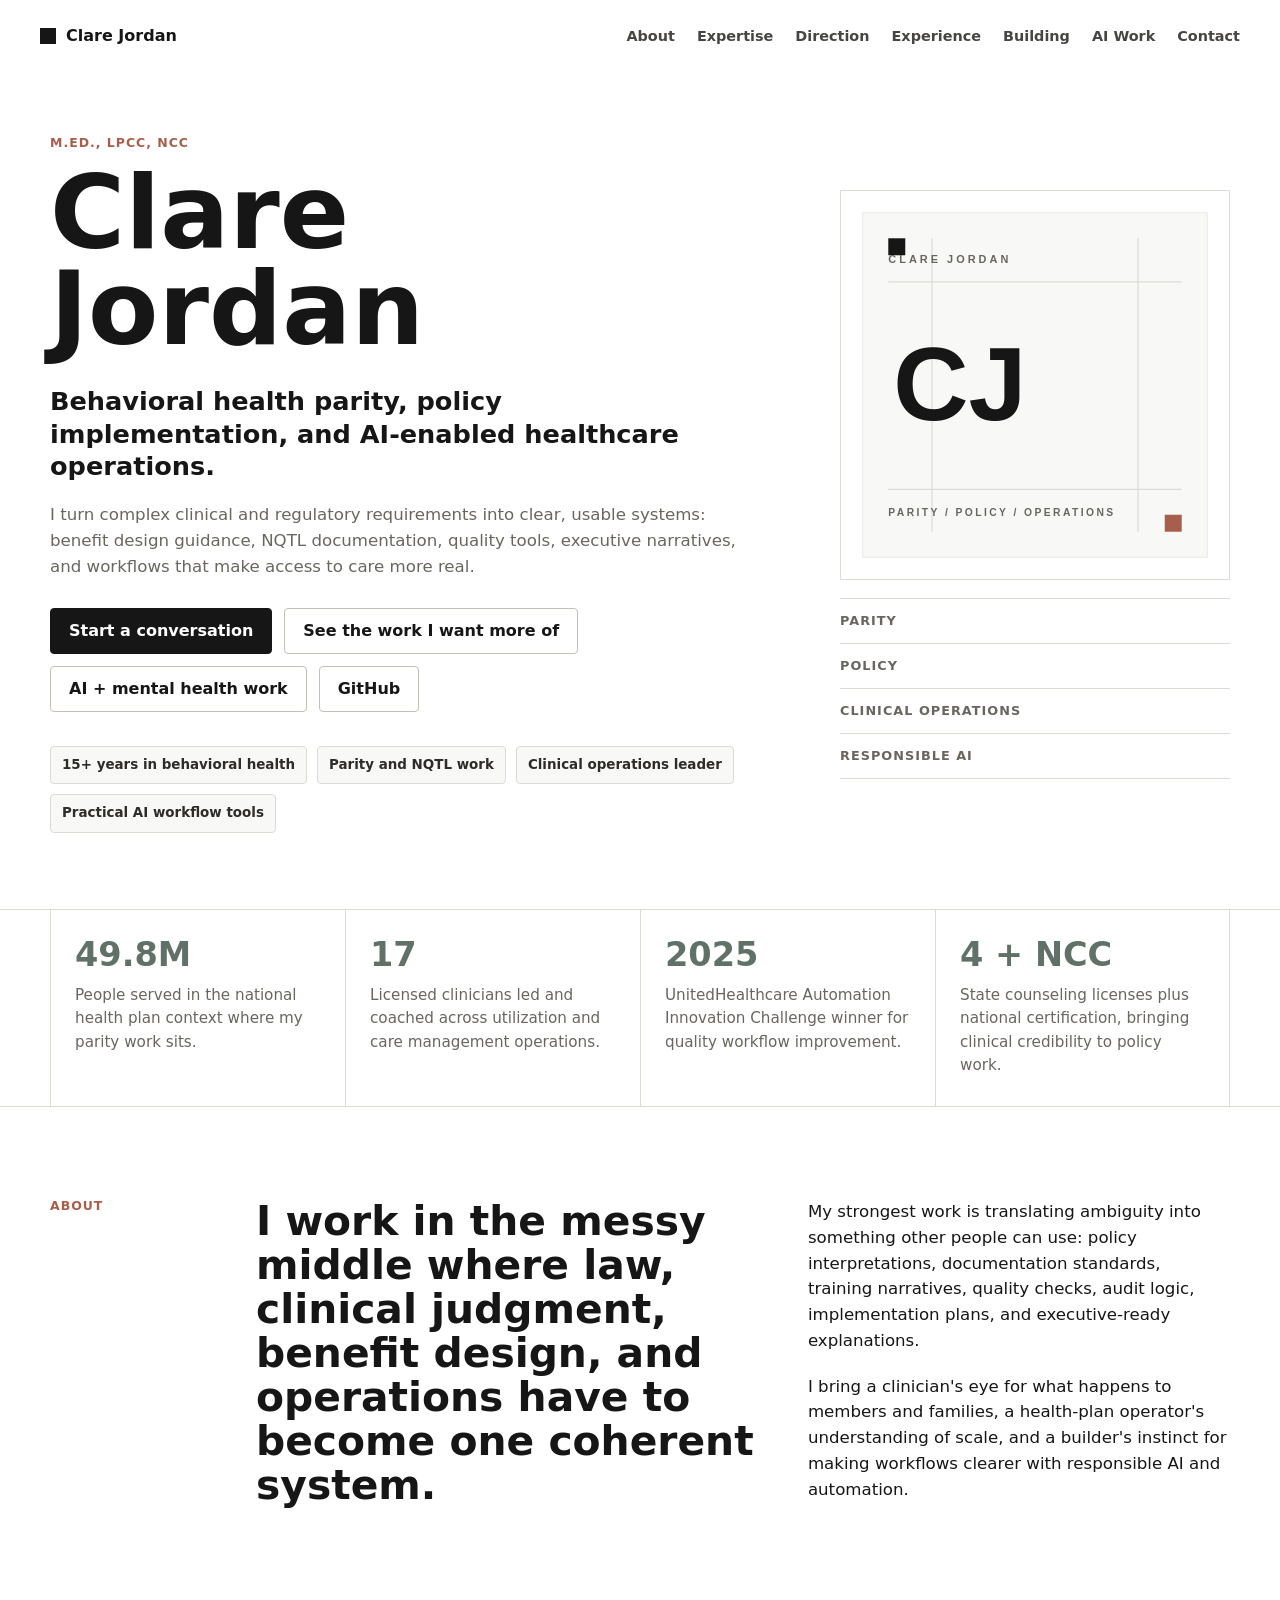
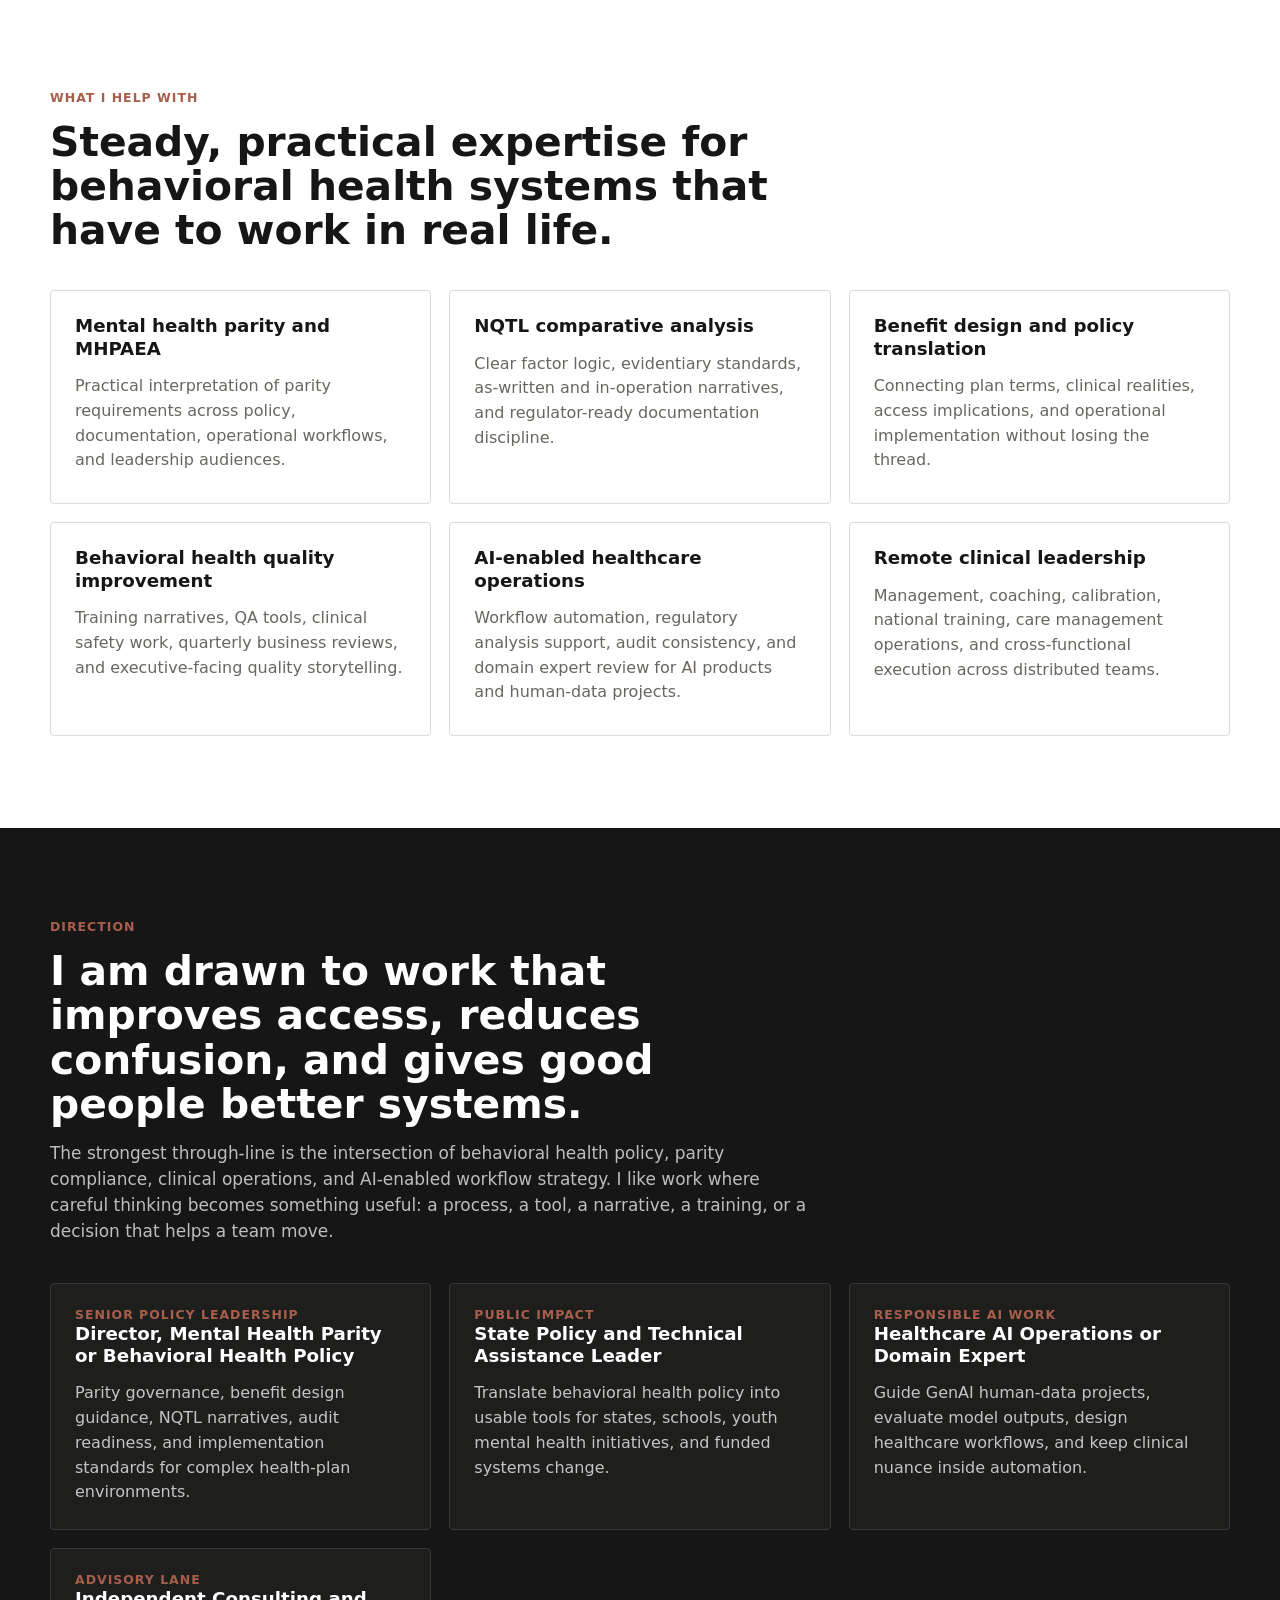
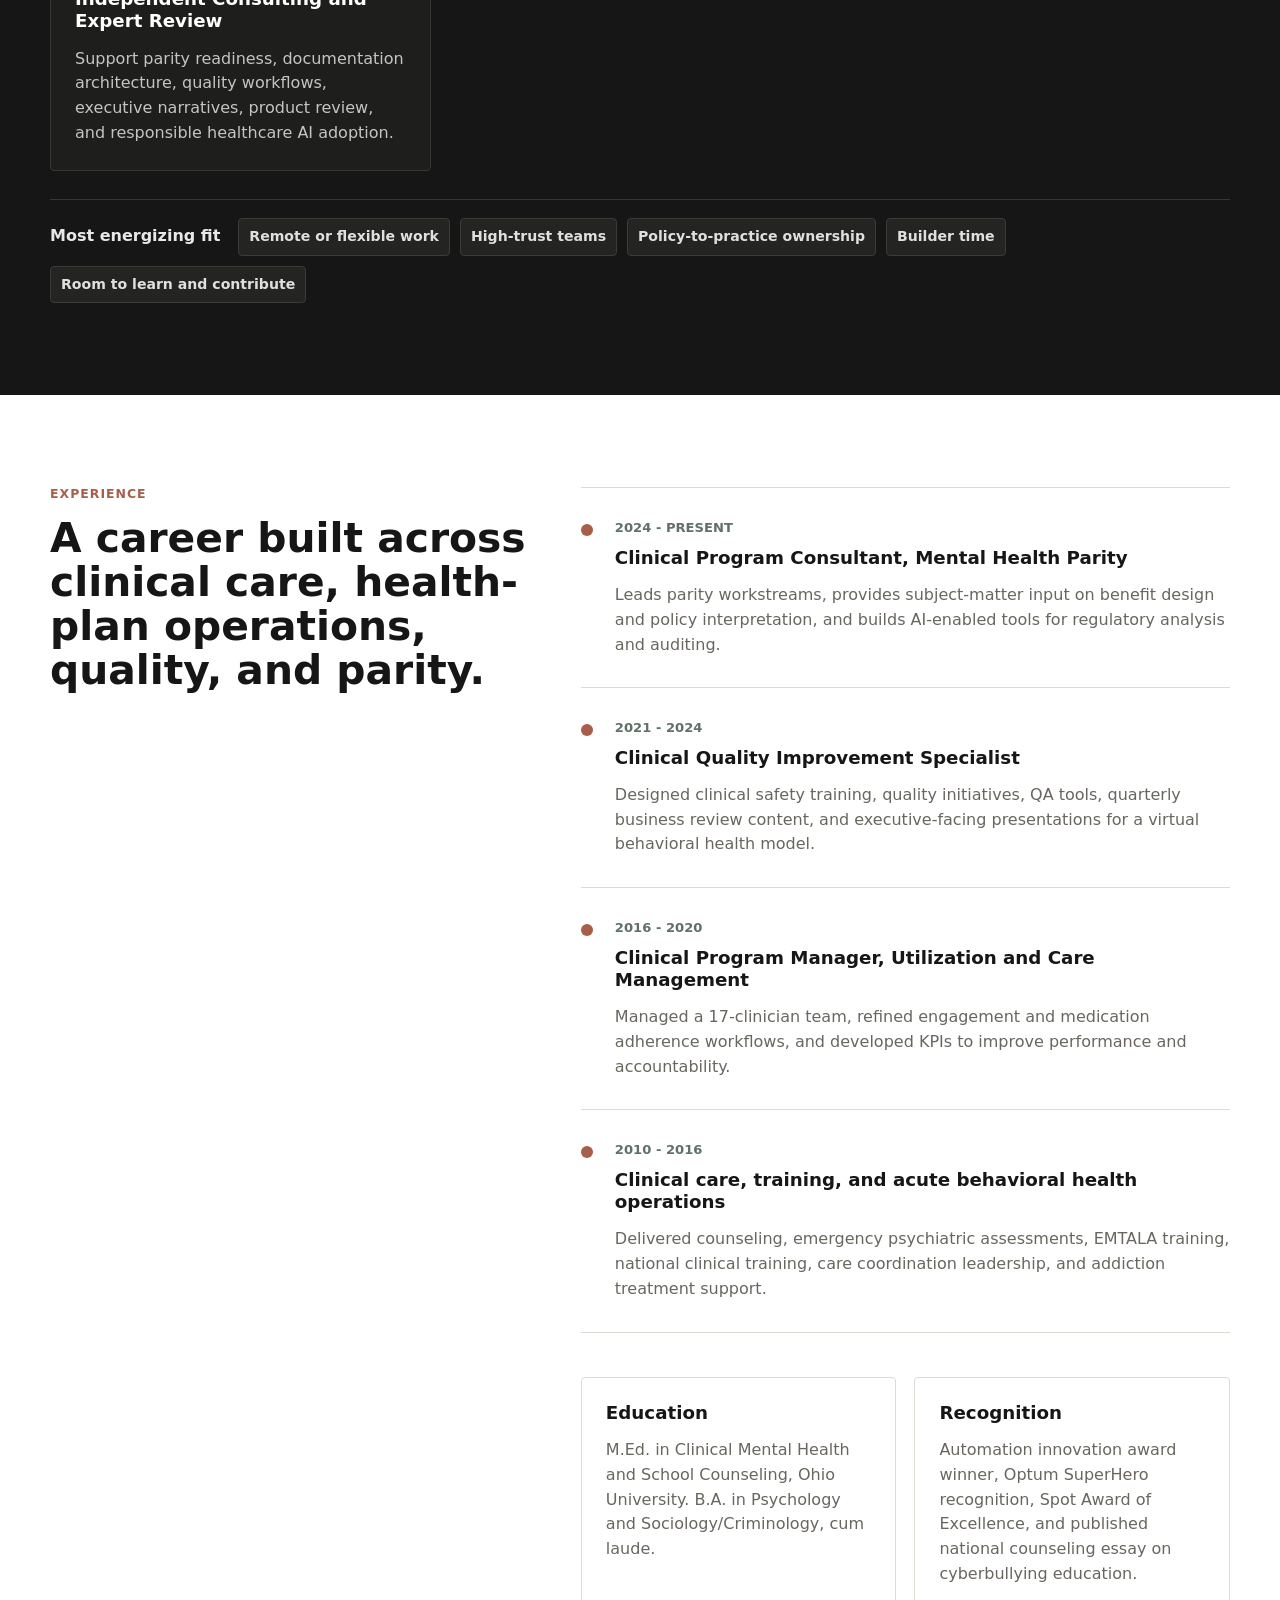
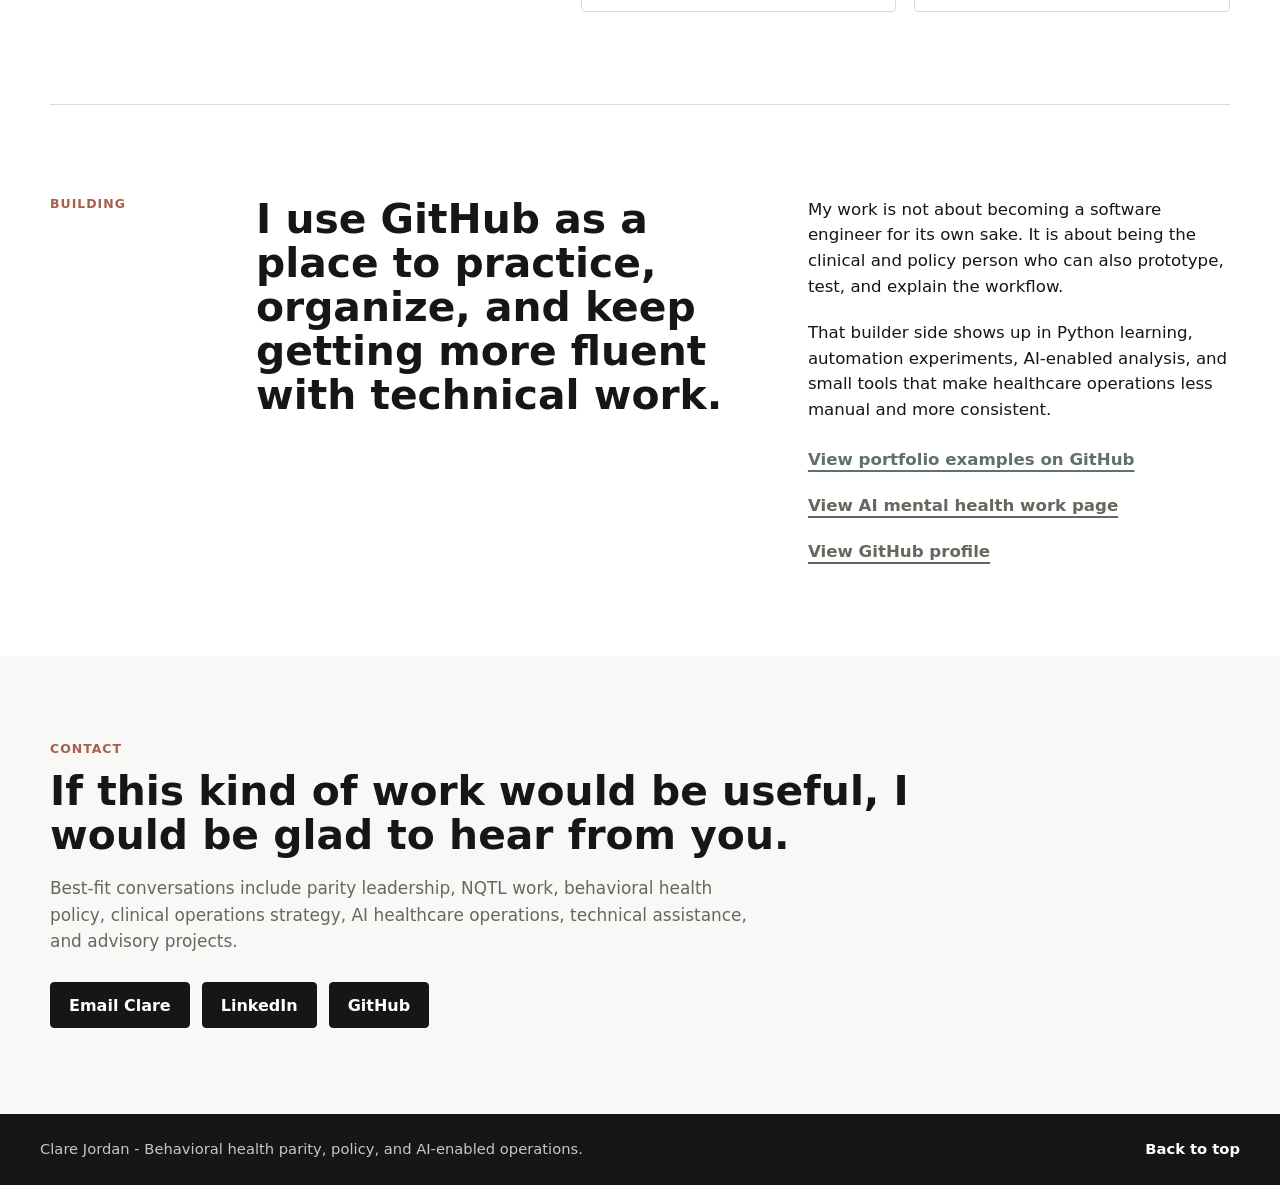
<file: professional-website/index.html>
<!doctype html>
<html lang="en">
  <head>
    <meta charset="utf-8" />
    <meta name="viewport" content="width=device-width, initial-scale=1" />
    <title>Clare Jordan | Behavioral Health Parity, Policy, and AI Operations</title>
    <meta
      name="description"
      content="Clare Jordan is a behavioral health policy and clinical operations leader specializing in mental health parity, NQTL analysis, benefit design, quality improvement, and AI-enabled healthcare workflow improvement."
    />
    <meta name="theme-color" content="#ffffff" />
    <meta property="og:title" content="Clare Jordan" />
    <meta
      property="og:description"
      content="Behavioral health parity, policy implementation, and AI-enabled healthcare operations."
    />
    <meta property="og:type" content="website" />
    <meta property="og:image" content="assets/brand-card.svg" />
    <link rel="stylesheet" href="styles.css?v=2" />
  </head>
  <body>
    <a class="skip-link" href="#main">Skip to content</a>

    <header class="site-header" data-header>
      <a class="brand" href="#top" aria-label="Clare Jordan home">Clare Jordan</a>
      <button class="nav-toggle" type="button" aria-expanded="false" aria-controls="site-nav" aria-label="Open navigation">
        <span></span>
        <span></span>
        <span></span>
      </button>
      <nav class="site-nav" id="site-nav" aria-label="Primary navigation">
        <a href="#about">About</a>
        <a href="#expertise">Expertise</a>
        <a href="#direction">Direction</a>
        <a href="#experience">Experience</a>
        <a href="#building">Building</a>
        <a href="ai-mental-health-proof.html">AI Work</a>
        <a href="#contact">Contact</a>
      </nav>
    </header>

    <main id="main">
      <section class="hero" id="top">
        <div class="hero-content">
          <p class="eyebrow">M.Ed., LPCC, NCC</p>
          <h1>Clare Jordan</h1>
          <p class="hero-lede">
            Behavioral health parity, policy implementation, and AI-enabled healthcare operations.
          </p>
          <p class="hero-copy">
            I turn complex clinical and regulatory requirements into clear, usable systems:
            benefit design guidance, NQTL documentation, quality tools, executive narratives,
            and workflows that make access to care more real.
          </p>
          <div class="hero-actions" aria-label="Primary actions">
            <a class="button primary" href="mailto:clare.l.jordan@gmail.com?subject=Opportunity%20for%20Clare%20Jordan">Start a conversation</a>
            <a class="button secondary" href="#direction">See the work I want more of</a>
            <a class="button secondary" href="ai-mental-health-proof.html">AI + mental health work</a>
            <a class="button secondary icon-link" href="https://github.com/clarejordan" rel="noreferrer">GitHub</a>
          </div>
          <ul class="hero-tags" aria-label="Professional highlights">
            <li>15+ years in behavioral health</li>
            <li>Parity and NQTL work</li>
            <li>Clinical operations leader</li>
            <li>Practical AI workflow tools</li>
          </ul>
        </div>
        <div class="hero-visual" aria-hidden="true">
          <img src="assets/clare-jordan-mark.svg" alt="" />
          <div class="brand-lines">
            <span>Parity</span>
            <span>Policy</span>
            <span>Clinical operations</span>
            <span>Responsible AI</span>
          </div>
        </div>
      </section>

      <section class="signal-band" aria-label="Professional context">
        <div class="signal-grid">
          <article>
            <span>49.8M</span>
            <p>People served in the national health plan context where my parity work sits.</p>
          </article>
          <article>
            <span>17</span>
            <p>Licensed clinicians led and coached across utilization and care management operations.</p>
          </article>
          <article>
            <span>2025</span>
            <p>UnitedHealthcare Automation Innovation Challenge winner for quality workflow improvement.</p>
          </article>
          <article>
            <span>4 + NCC</span>
            <p>State counseling licenses plus national certification, bringing clinical credibility to policy work.</p>
          </article>
        </div>
      </section>

      <section class="section split" id="about">
        <div class="section-kicker">About</div>
        <div class="split-main">
          <h2>I work in the messy middle where law, clinical judgment, benefit design, and operations have to become one coherent system.</h2>
        </div>
        <div class="split-copy">
          <p>
            My strongest work is translating ambiguity into something other people can use:
            policy interpretations, documentation standards, training narratives, quality checks,
            audit logic, implementation plans, and executive-ready explanations.
          </p>
          <p>
            I bring a clinician's eye for what happens to members and families, a health-plan
            operator's understanding of scale, and a builder's instinct for making workflows
            clearer with responsible AI and automation.
          </p>
        </div>
      </section>

      <section class="section" id="expertise">
        <div class="section-heading">
          <p class="section-kicker">What I Help With</p>
          <h2>Steady, practical expertise for behavioral health systems that have to work in real life.</h2>
        </div>
        <div class="expertise-grid">
          <article class="card">
            <h3>Mental health parity and MHPAEA</h3>
            <p>Practical interpretation of parity requirements across policy, documentation, operational workflows, and leadership audiences.</p>
          </article>
          <article class="card">
            <h3>NQTL comparative analysis</h3>
            <p>Clear factor logic, evidentiary standards, as-written and in-operation narratives, and regulator-ready documentation discipline.</p>
          </article>
          <article class="card">
            <h3>Benefit design and policy translation</h3>
            <p>Connecting plan terms, clinical realities, access implications, and operational implementation without losing the thread.</p>
          </article>
          <article class="card">
            <h3>Behavioral health quality improvement</h3>
            <p>Training narratives, QA tools, clinical safety work, quarterly business reviews, and executive-facing quality storytelling.</p>
          </article>
          <article class="card">
            <h3>AI-enabled healthcare operations</h3>
            <p>Workflow automation, regulatory analysis support, audit consistency, and domain expert review for AI products and human-data projects.</p>
          </article>
          <article class="card">
            <h3>Remote clinical leadership</h3>
            <p>Management, coaching, calibration, national training, care management operations, and cross-functional execution across distributed teams.</p>
          </article>
        </div>
      </section>

      <section class="section career-section" id="direction">
        <div class="section-heading narrow">
          <p class="section-kicker">Direction</p>
          <h2>I am drawn to work that improves access, reduces confusion, and gives good people better systems.</h2>
          <p>
            The strongest through-line is the intersection of behavioral health policy, parity
            compliance, clinical operations, and AI-enabled workflow strategy. I like work where
            careful thinking becomes something useful: a process, a tool, a narrative, a training,
            or a decision that helps a team move.
          </p>
        </div>

        <div class="career-grid">
          <article class="career-card">
            <p class="tag">Senior policy leadership</p>
            <h3>Director, Mental Health Parity or Behavioral Health Policy</h3>
            <p>Parity governance, benefit design guidance, NQTL narratives, audit readiness, and implementation standards for complex health-plan environments.</p>
          </article>
          <article class="career-card">
            <p class="tag">Public impact</p>
            <h3>State Policy and Technical Assistance Leader</h3>
            <p>Translate behavioral health policy into usable tools for states, schools, youth mental health initiatives, and funded systems change.</p>
          </article>
          <article class="career-card">
            <p class="tag">Responsible AI work</p>
            <h3>Healthcare AI Operations or Domain Expert</h3>
            <p>Guide GenAI human-data projects, evaluate model outputs, design healthcare workflows, and keep clinical nuance inside automation.</p>
          </article>
          <article class="career-card">
            <p class="tag">Advisory lane</p>
            <h3>Independent Consulting and Expert Review</h3>
            <p>Support parity readiness, documentation architecture, quality workflows, executive narratives, product review, and responsible healthcare AI adoption.</p>
          </article>
        </div>

        <div class="fit-strip">
          <p>Most energizing fit</p>
          <span>Remote or flexible work</span>
          <span>High-trust teams</span>
          <span>Policy-to-practice ownership</span>
          <span>Builder time</span>
          <span>Room to learn and contribute</span>
        </div>
      </section>

      <section class="section proof-section" id="experience">
        <div class="section-heading">
          <p class="section-kicker">Experience</p>
          <h2>A career built across clinical care, health-plan operations, quality, and parity.</h2>
        </div>

        <div class="timeline">
          <article class="timeline-item">
            <span>2024 - Present</span>
            <h3>Clinical Program Consultant, Mental Health Parity</h3>
            <p>Leads parity workstreams, provides subject-matter input on benefit design and policy interpretation, and builds AI-enabled tools for regulatory analysis and auditing.</p>
          </article>
          <article class="timeline-item">
            <span>2021 - 2024</span>
            <h3>Clinical Quality Improvement Specialist</h3>
            <p>Designed clinical safety training, quality initiatives, QA tools, quarterly business review content, and executive-facing presentations for a virtual behavioral health model.</p>
          </article>
          <article class="timeline-item">
            <span>2016 - 2020</span>
            <h3>Clinical Program Manager, Utilization and Care Management</h3>
            <p>Managed a 17-clinician team, refined engagement and medication adherence workflows, and developed KPIs to improve performance and accountability.</p>
          </article>
          <article class="timeline-item">
            <span>2010 - 2016</span>
            <h3>Clinical care, training, and acute behavioral health operations</h3>
            <p>Delivered counseling, emergency psychiatric assessments, EMTALA training, national clinical training, care coordination leadership, and addiction treatment support.</p>
          </article>
        </div>

        <div class="proof-notes">
          <article>
            <h3>Education</h3>
            <p>M.Ed. in Clinical Mental Health and School Counseling, Ohio University. B.A. in Psychology and Sociology/Criminology, cum laude.</p>
          </article>
          <article>
            <h3>Recognition</h3>
            <p>Automation innovation award winner, Optum SuperHero recognition, Spot Award of Excellence, and published national counseling essay on cyberbullying education.</p>
          </article>
        </div>
      </section>

      <section class="section split building-section" id="building">
        <div class="section-kicker">Building</div>
        <div class="split-main">
          <h2>I use GitHub as a place to practice, organize, and keep getting more fluent with technical work.</h2>
        </div>
        <div class="split-copy">
          <p>
            My work is not about becoming a software engineer for its own sake. It is about being
            the clinical and policy person who can also prototype, test, and explain the workflow.
          </p>
          <p>
            That builder side shows up in Python learning, automation experiments, AI-enabled
            analysis, and small tools that make healthcare operations less manual and more consistent.
          </p>
          <a class="text-link" href="https://github.com/clarejordan/clarejordan/tree/main/examples" rel="noreferrer">View portfolio examples on GitHub</a>
          <a class="text-link secondary-text-link" href="ai-mental-health-proof.html">View AI mental health work page</a>
          <a class="text-link secondary-text-link" href="https://github.com/clarejordan" rel="noreferrer">View GitHub profile</a>
        </div>
      </section>

      <section class="section contact-section" id="contact">
        <div class="contact-panel">
          <p class="section-kicker">Contact</p>
          <h2>If this kind of work would be useful, I would be glad to hear from you.</h2>
          <p>
            Best-fit conversations include parity leadership, NQTL work, behavioral health policy,
            clinical operations strategy, AI healthcare operations, technical assistance, and advisory projects.
          </p>
          <div class="contact-actions">
            <a class="button primary" href="mailto:clare.l.jordan@gmail.com?subject=Opportunity%20for%20Clare%20Jordan">Email Clare</a>
            <a class="button dark" href="https://www.linkedin.com/in/clareljordan" rel="noreferrer">LinkedIn</a>
            <a class="button dark" href="https://github.com/clarejordan" rel="noreferrer">GitHub</a>
          </div>
        </div>
      </section>
    </main>

    <footer class="site-footer">
      <p>Clare Jordan - Behavioral health parity, policy, and AI-enabled operations.</p>
      <a href="#top">Back to top</a>
    </footer>

    <script src="script.js"></script>
  </body>
</html>
</file>
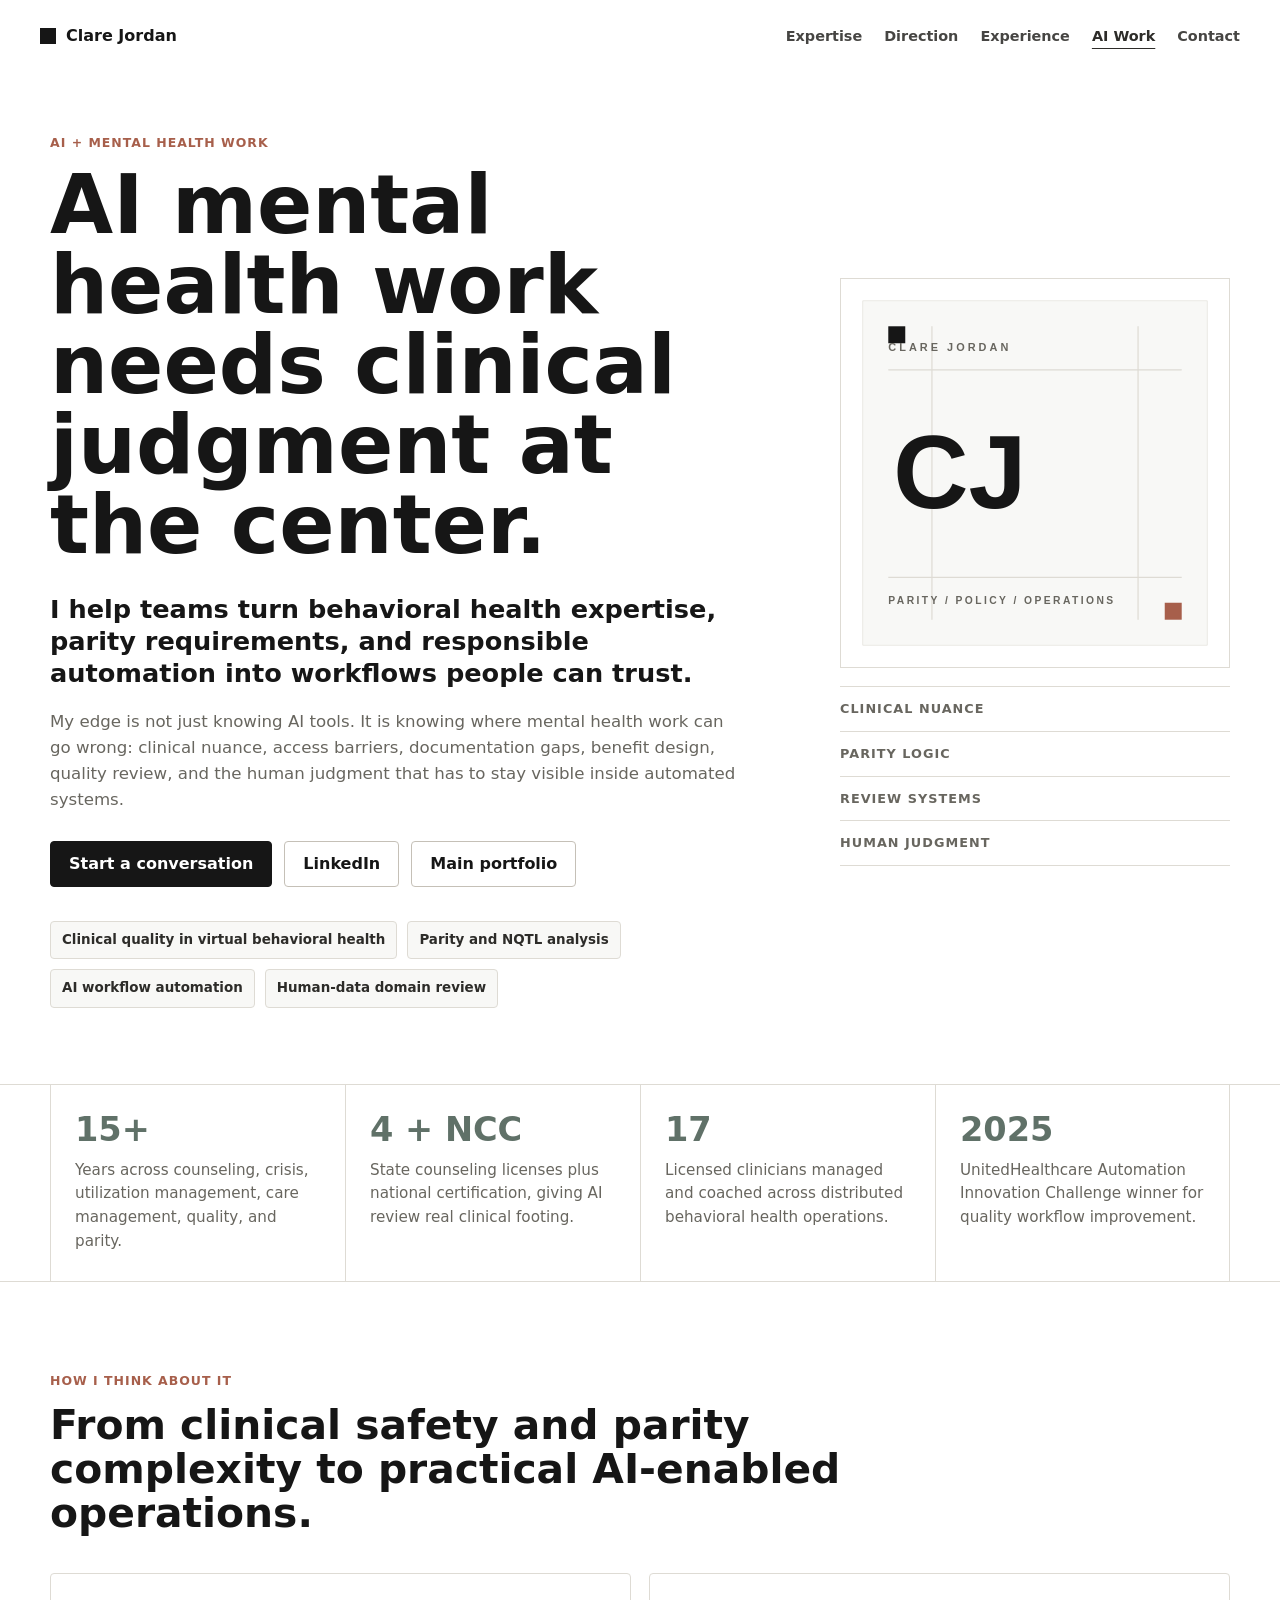
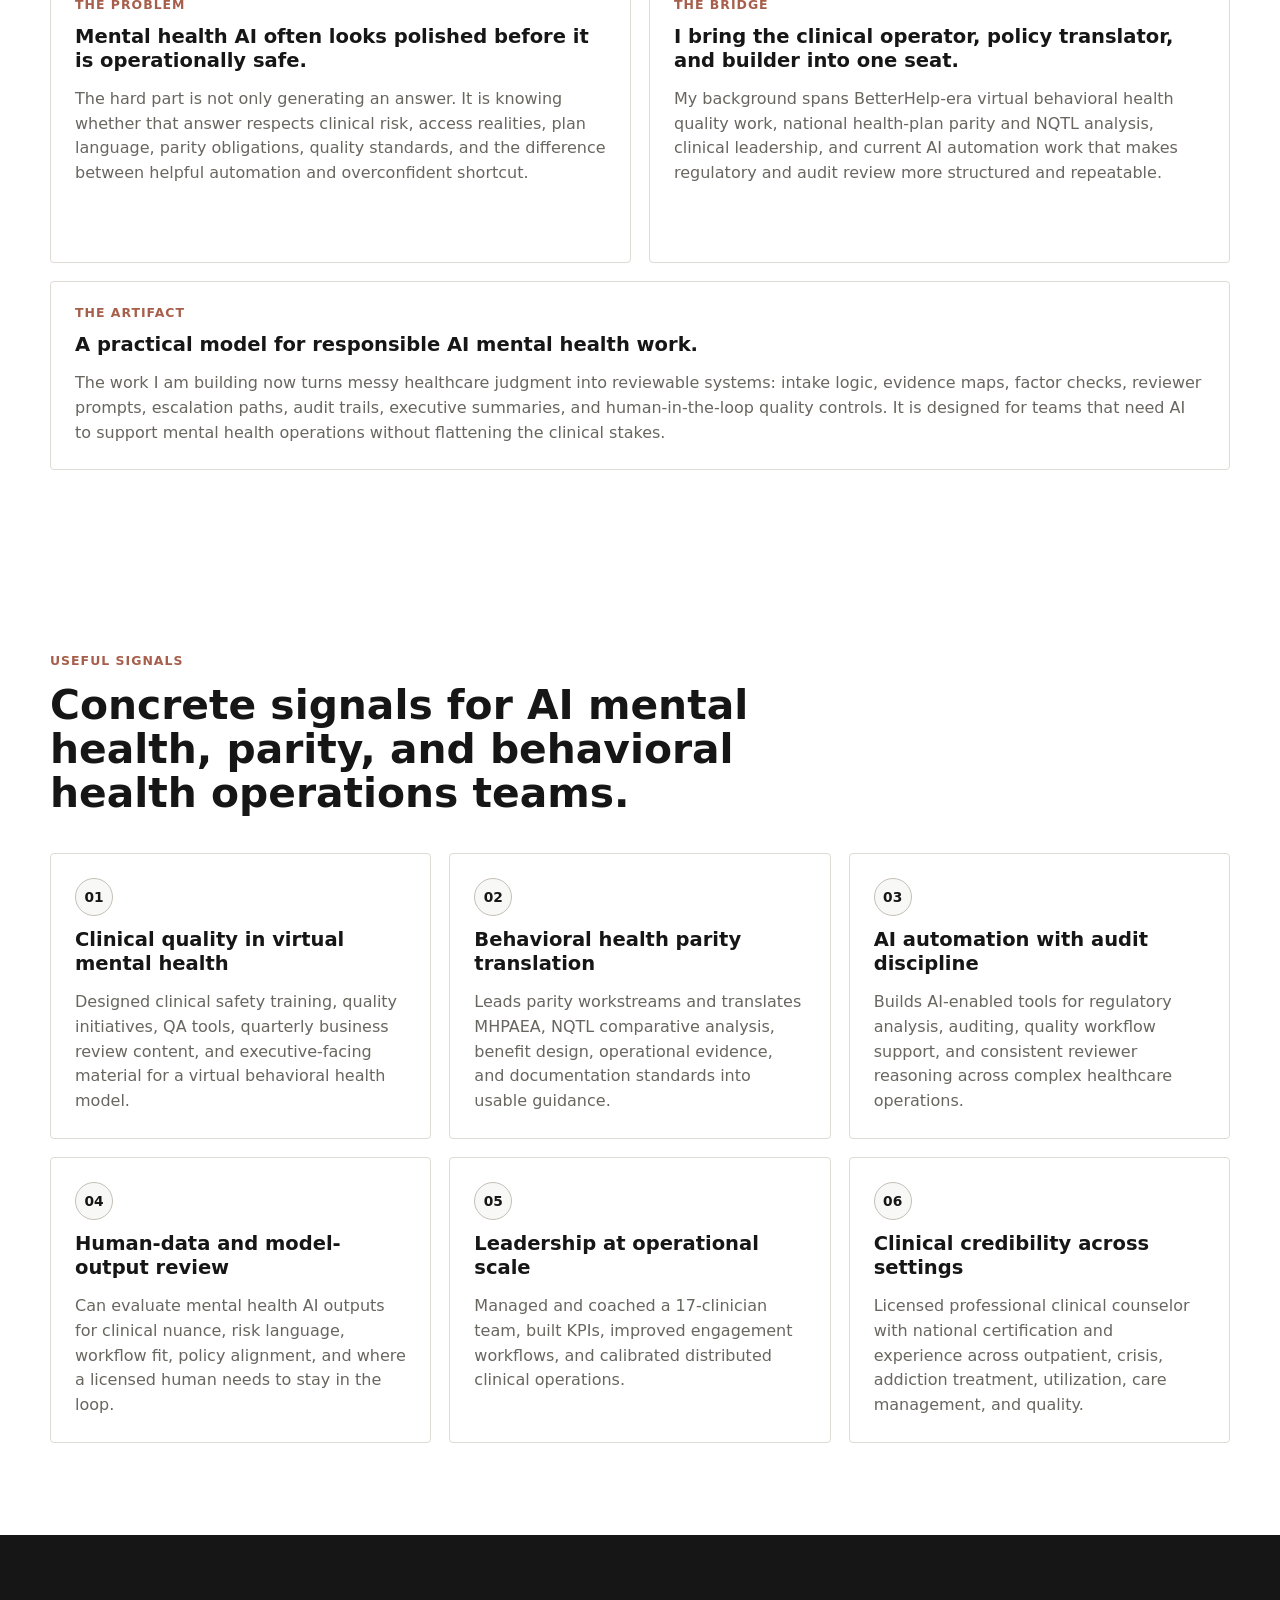
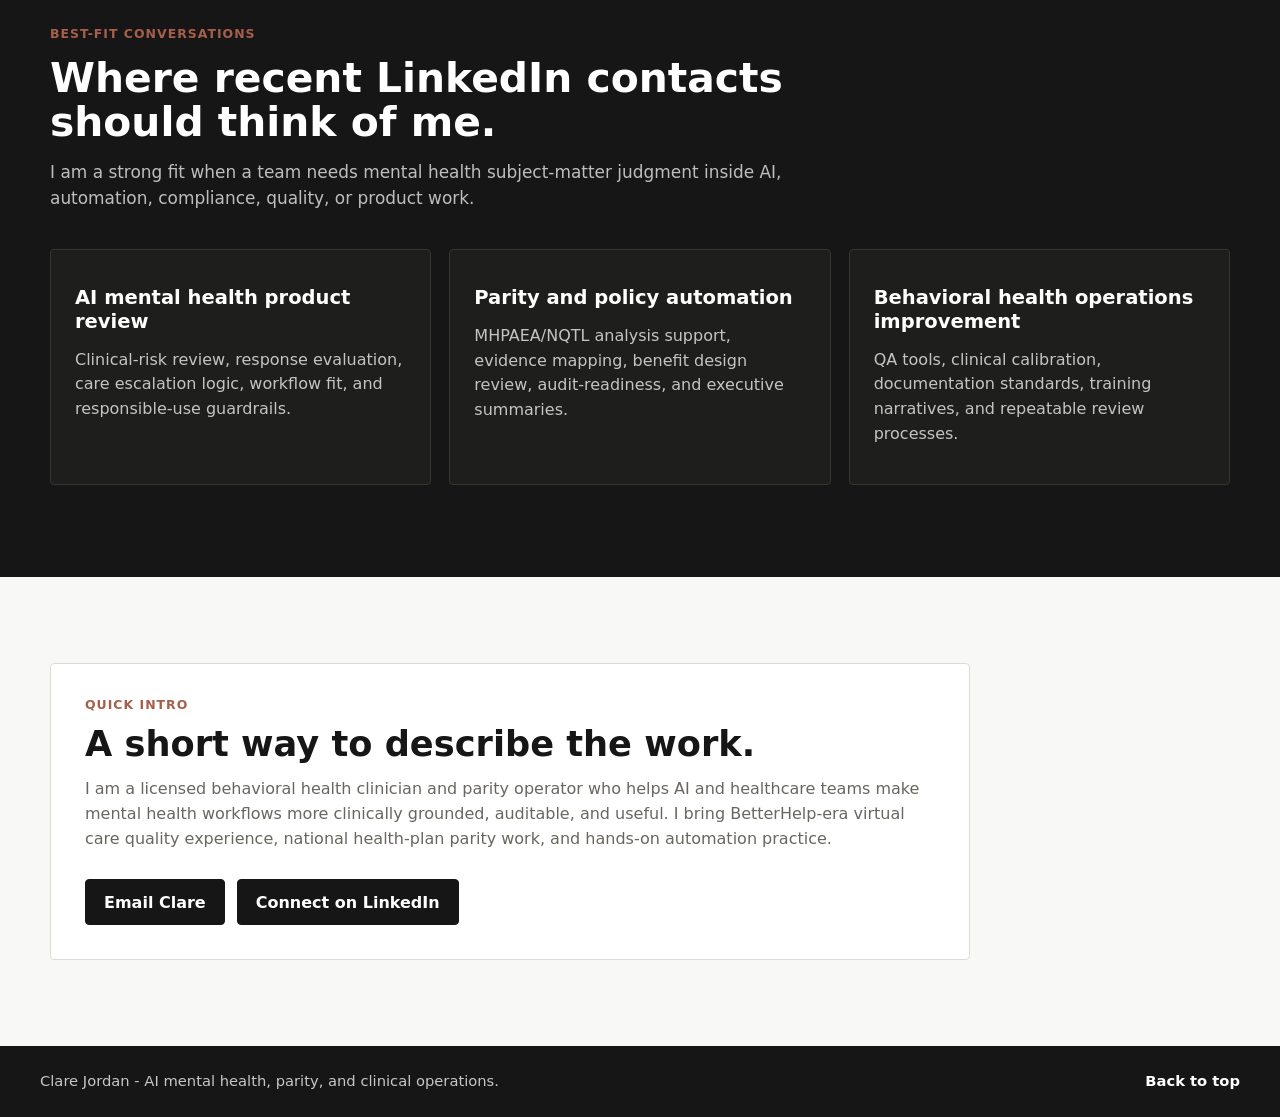
<file: professional-website/ai-mental-health-proof.html>
<!doctype html>
<html lang="en">
  <head>
    <meta charset="utf-8" />
    <meta name="viewport" content="width=device-width, initial-scale=1" />
    <title>AI + Mental Health Work | Clare Jordan</title>
    <meta
      name="description"
      content="A shareable portfolio page for Clare Jordan's AI mental health, parity, clinical quality, and automation work."
    />
    <meta name="theme-color" content="#ffffff" />
    <meta property="og:title" content="AI + Mental Health Work | Clare Jordan" />
    <meta
      property="og:description"
      content="Clinical judgment, behavioral health parity, BetterHelp-era quality work, and AI-enabled automation for mental health operations."
    />
    <meta property="og:type" content="website" />
    <meta property="og:image" content="assets/brand-card.svg" />
    <link rel="stylesheet" href="styles.css?v=2" />
  </head>
  <body class="proof-page">
    <a class="skip-link" href="#main">Skip to content</a>

    <header class="site-header" data-header>
      <a class="brand" href="index.html#top" aria-label="Clare Jordan home">Clare Jordan</a>
      <button class="nav-toggle" type="button" aria-expanded="false" aria-controls="site-nav" aria-label="Open navigation">
        <span></span>
        <span></span>
        <span></span>
      </button>
      <nav class="site-nav" id="site-nav" aria-label="Primary navigation">
        <a href="index.html#expertise">Expertise</a>
        <a href="index.html#direction">Direction</a>
        <a href="index.html#experience">Experience</a>
        <a href="ai-mental-health-proof.html" aria-current="page">AI Work</a>
        <a href="index.html#contact">Contact</a>
      </nav>
    </header>

    <main id="main">
      <section class="hero proof-hero" id="top">
        <div class="hero-content proof-hero-content">
          <p class="eyebrow">AI + mental health work</p>
          <h1>AI mental health work needs clinical judgment at the center.</h1>
          <p class="hero-lede">
            I help teams turn behavioral health expertise, parity requirements, and responsible automation into workflows people can trust.
          </p>
          <p class="hero-copy">
            My edge is not just knowing AI tools. It is knowing where mental health work can go wrong:
            clinical nuance, access barriers, documentation gaps, benefit design, quality review,
            and the human judgment that has to stay visible inside automated systems.
          </p>
          <div class="hero-actions" aria-label="Primary actions">
            <a class="button primary" href="mailto:clare.l.jordan@gmail.com?subject=AI%20mental%20health%20proof%20conversation">Start a conversation</a>
            <a class="button secondary" href="https://www.linkedin.com/in/clareljordan" rel="noreferrer">LinkedIn</a>
            <a class="button secondary" href="index.html#building">Main portfolio</a>
          </div>
          <ul class="hero-tags" aria-label="Proof themes">
            <li>Clinical quality in virtual behavioral health</li>
            <li>Parity and NQTL analysis</li>
            <li>AI workflow automation</li>
            <li>Human-data domain review</li>
          </ul>
        </div>
        <div class="hero-visual proof-visual" aria-hidden="true">
          <img src="assets/clare-jordan-mark.svg" alt="" />
          <div class="brand-lines">
            <span>Clinical nuance</span>
            <span>Parity logic</span>
            <span>Review systems</span>
            <span>Human judgment</span>
          </div>
        </div>
      </section>

      <section class="signal-band" aria-label="Professional proof points">
        <div class="signal-grid proof-signal-grid">
          <article>
            <span>15+</span>
            <p>Years across counseling, crisis, utilization management, care management, quality, and parity.</p>
          </article>
          <article>
            <span>4 + NCC</span>
            <p>State counseling licenses plus national certification, giving AI review real clinical footing.</p>
          </article>
          <article>
            <span>17</span>
            <p>Licensed clinicians managed and coached across distributed behavioral health operations.</p>
          </article>
          <article>
            <span>2025</span>
            <p>UnitedHealthcare Automation Innovation Challenge winner for quality workflow improvement.</p>
          </article>
        </div>
      </section>

      <section class="section proof-story" id="case-study">
        <div class="section-heading">
          <p class="section-kicker">How I Think About It</p>
          <h2>From clinical safety and parity complexity to practical AI-enabled operations.</h2>
        </div>

        <div class="story-grid">
          <article class="story-block">
            <p class="tag">The problem</p>
            <h3>Mental health AI often looks polished before it is operationally safe.</h3>
            <p>
              The hard part is not only generating an answer. It is knowing whether that answer
              respects clinical risk, access realities, plan language, parity obligations, quality
              standards, and the difference between helpful automation and overconfident shortcut.
            </p>
          </article>
          <article class="story-block">
            <p class="tag">The bridge</p>
            <h3>I bring the clinical operator, policy translator, and builder into one seat.</h3>
            <p>
              My background spans BetterHelp-era virtual behavioral health quality work, national
              health-plan parity and NQTL analysis, clinical leadership, and current AI automation
              work that makes regulatory and audit review more structured and repeatable.
            </p>
          </article>
          <article class="story-block story-block-wide">
            <p class="tag">The artifact</p>
            <h3>A practical model for responsible AI mental health work.</h3>
            <p>
              The work I am building now turns messy healthcare judgment into reviewable systems:
              intake logic, evidence maps, factor checks, reviewer prompts, escalation paths,
              audit trails, executive summaries, and human-in-the-loop quality controls. It is
              designed for teams that need AI to support mental health operations without flattening
              the clinical stakes.
            </p>
          </article>
        </div>
      </section>

      <section class="section proof-point-section" id="proof-points">
        <div class="section-heading">
          <p class="section-kicker">Useful Signals</p>
          <h2>Concrete signals for AI mental health, parity, and behavioral health operations teams.</h2>
        </div>

        <div class="proof-card-grid">
          <article class="proof-card">
            <span>01</span>
            <h3>Clinical quality in virtual mental health</h3>
            <p>
              Designed clinical safety training, quality initiatives, QA tools, quarterly business
              review content, and executive-facing material for a virtual behavioral health model.
            </p>
          </article>
          <article class="proof-card">
            <span>02</span>
            <h3>Behavioral health parity translation</h3>
            <p>
              Leads parity workstreams and translates MHPAEA, NQTL comparative analysis, benefit
              design, operational evidence, and documentation standards into usable guidance.
            </p>
          </article>
          <article class="proof-card">
            <span>03</span>
            <h3>AI automation with audit discipline</h3>
            <p>
              Builds AI-enabled tools for regulatory analysis, auditing, quality workflow support,
              and consistent reviewer reasoning across complex healthcare operations.
            </p>
          </article>
          <article class="proof-card">
            <span>04</span>
            <h3>Human-data and model-output review</h3>
            <p>
              Can evaluate mental health AI outputs for clinical nuance, risk language, workflow fit,
              policy alignment, and where a licensed human needs to stay in the loop.
            </p>
          </article>
          <article class="proof-card">
            <span>05</span>
            <h3>Leadership at operational scale</h3>
            <p>
              Managed and coached a 17-clinician team, built KPIs, improved engagement workflows,
              and calibrated distributed clinical operations.
            </p>
          </article>
          <article class="proof-card">
            <span>06</span>
            <h3>Clinical credibility across settings</h3>
            <p>
              Licensed professional clinical counselor with national certification and experience
              across outpatient, crisis, addiction treatment, utilization, care management, and quality.
            </p>
          </article>
        </div>
      </section>

      <section class="section proof-lanes" id="best-fit">
        <div class="section-heading narrow">
          <p class="section-kicker">Best-Fit Conversations</p>
          <h2>Where recent LinkedIn contacts should think of me.</h2>
          <p>
            I am a strong fit when a team needs mental health subject-matter judgment inside AI,
            automation, compliance, quality, or product work.
          </p>
        </div>

        <div class="lane-grid">
          <article>
            <h3>AI mental health product review</h3>
            <p>Clinical-risk review, response evaluation, care escalation logic, workflow fit, and responsible-use guardrails.</p>
          </article>
          <article>
            <h3>Parity and policy automation</h3>
            <p>MHPAEA/NQTL analysis support, evidence mapping, benefit design review, audit-readiness, and executive summaries.</p>
          </article>
          <article>
            <h3>Behavioral health operations improvement</h3>
            <p>QA tools, clinical calibration, documentation standards, training narratives, and repeatable review processes.</p>
          </article>
        </div>
      </section>

      <section class="section share-section" id="share">
        <div class="share-panel">
          <p class="section-kicker">Quick Intro</p>
          <h2>A short way to describe the work.</h2>
          <p>
            I am a licensed behavioral health clinician and parity operator who helps AI and
            healthcare teams make mental health workflows more clinically grounded, auditable,
            and useful. I bring BetterHelp-era virtual care quality experience, national
            health-plan parity work, and hands-on automation practice.
          </p>
          <div class="contact-actions">
            <a class="button primary" href="mailto:clare.l.jordan@gmail.com?subject=AI%20mental%20health%20proof%20conversation">Email Clare</a>
            <a class="button dark" href="https://www.linkedin.com/in/clareljordan" rel="noreferrer">Connect on LinkedIn</a>
          </div>
        </div>
      </section>
    </main>

    <footer class="site-footer">
      <p>Clare Jordan - AI mental health, parity, and clinical operations.</p>
      <a href="#top">Back to top</a>
    </footer>

    <script src="script.js"></script>
  </body>
</html>
</file>
<file: professional-website/styles.css>
:root {
  --ink: #161616;
  --ink-2: #2d2c29;
  --paper: #ffffff;
  --canvas: #f8f8f6;
  --line: #dedbd4;
  --line-strong: #c5c0b7;
  --muted: #68665f;
  --clay: #a75f4b;
  --sage: #607168;
  --deep: #161616;
}

* {
  box-sizing: border-box;
}

html {
  max-width: 100%;
  overflow-x: hidden;
  scroll-behavior: smooth;
}

body {
  margin: 0;
  max-width: 100%;
  overflow-x: hidden;
  color: var(--ink);
  background: var(--paper);
  font-family: Inter, ui-sans-serif, system-ui, -apple-system, BlinkMacSystemFont, "Segoe UI", sans-serif;
  line-height: 1.55;
  letter-spacing: 0;
}

img {
  display: block;
  max-width: 100%;
}

a {
  color: inherit;
  text-decoration: none;
}

p,
h1,
h2,
h3 {
  margin: 0;
  overflow-wrap: break-word;
}

.skip-link {
  position: fixed;
  top: 12px;
  left: 12px;
  z-index: 100;
  padding: 10px 14px;
  color: var(--ink);
  background: var(--paper);
  border: 1px solid var(--line);
  border-radius: 4px;
  transform: translateY(-140%);
}

.skip-link:focus {
  transform: translateY(0);
}

.site-header {
  position: fixed;
  top: 0;
  left: 0;
  right: 0;
  z-index: 50;
  display: flex;
  align-items: center;
  justify-content: space-between;
  gap: 24px;
  padding: 24px 40px;
  color: var(--ink);
  background: rgba(255, 255, 255, 0.94);
  border-bottom: 1px solid transparent;
  transition: background 180ms ease, border-color 180ms ease, box-shadow 180ms ease, padding 180ms ease;
}

.site-header.is-scrolled {
  padding: 15px 40px;
  background: rgba(255, 255, 255, 0.96);
  border-bottom-color: var(--line);
  box-shadow: 0 10px 28px rgba(22, 22, 22, 0.05);
  backdrop-filter: blur(14px);
}

.brand {
  display: inline-flex;
  align-items: center;
  gap: 10px;
  font-size: 1rem;
  font-weight: 760;
}

.brand::before {
  display: inline-block;
  width: 16px;
  height: 16px;
  background: var(--ink);
  content: "";
}

.site-nav {
  display: flex;
  align-items: center;
  gap: 22px;
  color: var(--ink-2);
  font-size: 0.9rem;
  font-weight: 650;
}

.site-nav a {
  opacity: 0.88;
}

.site-nav a:hover,
.site-nav a:focus-visible,
.site-nav a[aria-current="page"] {
  opacity: 1;
}

.site-nav a[aria-current="page"] {
  text-decoration: underline;
  text-decoration-thickness: 1px;
  text-underline-offset: 7px;
}

.nav-toggle {
  display: none;
  flex: 0 0 42px;
  position: relative;
  z-index: 2;
  width: 42px;
  height: 42px;
  padding: 0;
  border: 1px solid var(--line-strong);
  border-radius: 4px;
  color: var(--ink);
  background: var(--paper);
  cursor: pointer;
}

.nav-toggle span {
  display: block;
  width: 18px;
  height: 2px;
  margin: 2px auto;
  background: currentColor;
}

.hero {
  position: relative;
  min-height: 76svh;
  display: grid;
  grid-template-columns: minmax(0, 1fr) minmax(280px, 420px);
  align-items: center;
  gap: 72px;
  padding: 136px max(24px, calc((100vw - 1180px) / 2)) 76px;
  color: var(--ink);
  background: var(--paper);
  border-bottom: 1px solid var(--line);
}

.hero-content {
  width: min(820px, 100%);
  max-width: none;
}

.hero-visual {
  justify-self: end;
  width: min(100%, 390px);
  min-width: 0;
}

.hero-visual img {
  width: 100%;
  border: 1px solid var(--line);
  background: var(--paper);
}

.brand-lines {
  display: grid;
  margin-top: 18px;
  border-top: 1px solid var(--line);
}

.brand-lines span {
  padding: 12px 0;
  border-bottom: 1px solid var(--line);
  color: var(--muted);
  font-size: 0.8rem;
  font-weight: 700;
  text-transform: uppercase;
  letter-spacing: 0.08em;
}

.eyebrow,
.section-kicker,
.tag {
  color: var(--clay);
  font-size: 0.78rem;
  font-weight: 840;
  line-height: 1.2;
  text-transform: uppercase;
  letter-spacing: 0.08em;
}

.hero h1 {
  margin-top: 14px;
  font-size: 6.4rem;
  line-height: 0.94;
  font-weight: 760;
}

.proof-hero h1 {
  max-width: 900px;
  font-size: 5.1rem;
  line-height: 0.98;
}

.hero-lede {
  max-width: 720px;
  margin-top: 28px;
  color: var(--ink);
  font-size: 1.6rem;
  line-height: 1.26;
  font-weight: 640;
}

.hero-copy {
  max-width: 760px;
  margin-top: 20px;
  color: var(--muted);
  font-size: 1.04rem;
}

.hero-actions,
.contact-actions {
  display: flex;
  flex-wrap: wrap;
  gap: 12px;
  margin-top: 28px;
}

.button {
  display: inline-flex;
  min-height: 46px;
  align-items: center;
  justify-content: center;
  padding: 12px 18px;
  border: 1px solid var(--ink);
  border-radius: 4px;
  font-weight: 700;
  line-height: 1.2;
  transition: color 160ms ease, background 160ms ease, border-color 160ms ease, transform 160ms ease;
}

.button:hover,
.button:focus-visible {
  transform: translateY(-1px);
}

.button.primary {
  color: var(--paper);
  background: var(--ink);
}

.button.secondary {
  color: var(--ink);
  border-color: var(--line-strong);
  background: var(--paper);
}

.button.secondary:hover,
.button.secondary:focus-visible {
  background: var(--canvas);
}

.button.icon-link {
  min-width: 92px;
}

.button.dark {
  color: var(--paper);
  background: var(--ink);
}

.hero-tags {
  display: flex;
  flex-wrap: wrap;
  gap: 10px;
  padding: 0;
  margin: 34px 0 0;
  list-style: none;
}

.hero-tags li {
  max-width: 100%;
  padding: 8px 11px;
  border: 1px solid var(--line);
  border-radius: 4px;
  color: var(--ink-2);
  background: var(--canvas);
  font-size: 0.84rem;
  font-weight: 650;
}

.signal-band {
  background: var(--paper);
  border-bottom: 1px solid var(--line);
}

.signal-grid {
  width: min(1180px, calc(100% - 48px));
  margin: 0 auto;
  display: grid;
  grid-template-columns: repeat(4, 1fr);
}

.signal-grid article {
  min-width: 0;
  min-height: 132px;
  padding: 28px 24px;
  border-left: 1px solid var(--line);
}

.signal-grid article:last-child {
  border-right: 1px solid var(--line);
}

.signal-grid span {
  display: block;
  color: var(--sage);
  font-size: 2.1rem;
  line-height: 1;
  font-weight: 860;
}

.signal-grid p {
  margin-top: 12px;
  color: var(--muted);
  font-size: 0.95rem;
}

.section {
  width: min(1180px, calc(100% - 48px));
  margin: 0 auto;
  padding: 92px 0;
}

.split {
  display: grid;
  grid-template-columns: 170px minmax(0, 1.1fr) minmax(280px, 0.9fr);
  gap: 36px;
  align-items: start;
}

.split h2,
.section-heading h2,
.contact-panel h2 {
  font-size: 2.55rem;
  line-height: 1.08;
  font-weight: 820;
}

.split-copy {
  display: grid;
  gap: 20px;
  color: var(--ink);
  font-size: 1.04rem;
}

.section-heading {
  display: grid;
  gap: 14px;
  max-width: 820px;
  margin-bottom: 38px;
}

.section-heading.narrow {
  max-width: 760px;
}

.section-heading p:not(.section-kicker) {
  color: var(--muted);
  font-size: 1.06rem;
}

.expertise-grid,
.career-grid,
.proof-card-grid,
.lane-grid,
.story-grid {
  display: grid;
  gap: 18px;
}

.expertise-grid,
.career-grid,
.proof-card-grid,
.lane-grid {
  grid-template-columns: repeat(3, 1fr);
}

.story-grid {
  grid-template-columns: repeat(2, 1fr);
}

.card,
.career-card,
.proof-notes article,
.story-block,
.proof-card,
.lane-grid article,
.share-panel {
  min-width: 0;
  padding: 24px;
  border: 1px solid var(--line);
  border-radius: 4px;
  background: var(--paper);
}

.card,
.career-card {
  min-height: 214px;
}

.story-block {
  min-height: 290px;
}

.story-block-wide {
  grid-column: 1 / -1;
  min-height: 0;
}

.card h3,
.career-card h3,
.timeline-item h3,
.proof-notes h3,
.story-block h3,
.proof-card h3,
.lane-grid h3 {
  font-size: 1.14rem;
  line-height: 1.22;
  font-weight: 820;
}

.story-block h3,
.proof-card h3,
.lane-grid h3 {
  margin-top: 12px;
  font-size: 1.22rem;
}

.card p,
.career-card p:not(.tag),
.timeline-item p,
.proof-notes p,
.story-block p:not(.tag),
.proof-card p,
.lane-grid p,
.share-panel p:not(.section-kicker) {
  margin-top: 14px;
  color: var(--muted);
}

.career-section,
.proof-lanes {
  width: 100%;
  max-width: none;
  padding: 92px max(24px, calc((100vw - 1180px) / 2));
  color: var(--paper);
  background: var(--deep);
}

.career-section .section-heading p:not(.section-kicker),
.proof-lanes .section-heading p:not(.section-kicker) {
  color: rgba(255, 255, 255, 0.72);
}

.career-card,
.lane-grid article {
  border-color: #373633;
  background: #1e1e1d;
}

.career-card p:not(.tag),
.lane-grid p {
  color: rgba(255, 255, 255, 0.74);
}

.fit-strip {
  display: flex;
  flex-wrap: wrap;
  align-items: center;
  gap: 10px;
  margin-top: 28px;
  padding: 18px 0 0;
  border-top: 1px solid #373633;
}

.fit-strip p {
  margin-right: 8px;
  color: rgba(255, 255, 255, 0.9);
  font-weight: 820;
}

.fit-strip span {
  padding: 7px 10px;
  border: 1px solid #3c3b38;
  border-radius: 4px;
  color: rgba(255, 255, 255, 0.86);
  background: #242422;
  font-size: 0.88rem;
  font-weight: 680;
}

.proof-section {
  display: grid;
  grid-template-columns: 0.9fr 1.2fr;
  gap: 44px;
  align-items: start;
}

.proof-section .section-heading {
  position: sticky;
  top: 96px;
}

.timeline {
  border-top: 1px solid var(--line);
}

.timeline-item {
  position: relative;
  padding: 30px 0 30px 34px;
  border-bottom: 1px solid var(--line);
}

.timeline-item::before {
  position: absolute;
  top: 36px;
  left: 0;
  width: 12px;
  height: 12px;
  border-radius: 50%;
  background: var(--clay);
  content: "";
}

.timeline-item span {
  display: block;
  margin-bottom: 8px;
  color: var(--sage);
  font-size: 0.82rem;
  font-weight: 820;
  text-transform: uppercase;
}

.proof-notes {
  grid-column: 2;
  display: grid;
  grid-template-columns: repeat(2, 1fr);
  gap: 18px;
}

.proof-card {
  min-height: 286px;
}

.proof-card span {
  display: inline-flex;
  width: 38px;
  height: 38px;
  align-items: center;
  justify-content: center;
  border: 1px solid var(--line-strong);
  border-radius: 50%;
  color: var(--ink);
  background: var(--canvas);
  font-size: 0.86rem;
  font-weight: 850;
}

.lane-grid article {
  min-height: 236px;
}

.share-section,
.contact-section {
  width: 100%;
  max-width: none;
  padding: 86px max(24px, calc((100vw - 1180px) / 2));
  background: var(--canvas);
}

.share-panel {
  max-width: 920px;
  padding: 34px;
}

.share-panel h2 {
  margin-top: 12px;
  font-size: 2.2rem;
  line-height: 1.08;
  font-weight: 820;
}

.building-section {
  border-top: 1px solid var(--line);
}

.text-link {
  display: inline-flex;
  width: fit-content;
  margin-top: 4px;
  color: var(--sage);
  font-weight: 820;
  text-decoration: underline;
  text-decoration-thickness: 2px;
  text-underline-offset: 5px;
}

.secondary-text-link {
  margin-top: 0;
  color: var(--muted);
}

.contact-panel {
  max-width: 860px;
}

.contact-panel h2 {
  margin-top: 12px;
}

.contact-panel p:not(.section-kicker) {
  max-width: 720px;
  margin-top: 18px;
  color: var(--muted);
  font-size: 1.06rem;
}

.site-footer {
  display: flex;
  align-items: center;
  justify-content: space-between;
  gap: 24px;
  padding: 24px 40px;
  color: rgba(255, 255, 255, 0.76);
  background: var(--ink);
  font-size: 0.92rem;
}

.site-footer a {
  color: var(--paper);
  font-weight: 760;
}

@media (max-width: 1060px) {
  .site-header,
  .site-header.is-scrolled {
    padding: 14px 24px;
  }

  .nav-toggle {
    display: grid;
    align-content: center;
  }

  .site-nav {
    position: absolute;
    top: calc(100% + 8px);
    right: 24px;
    display: none;
    min-width: 232px;
    padding: 10px;
    border: 1px solid var(--line);
    border-radius: 4px;
    background: var(--paper);
    box-shadow: 0 20px 48px rgba(22, 22, 22, 0.08);
  }

  .site-nav.is-open {
    display: grid;
    gap: 4px;
  }

  .site-nav a {
    padding: 10px 12px;
    border-radius: 4px;
  }

  .site-nav a:hover,
  .site-nav a:focus-visible {
    background: var(--canvas);
  }

  .hero {
    grid-template-columns: 1fr;
    gap: 30px;
    padding: 118px 24px 68px;
  }

  .hero h1 {
    font-size: 4rem;
  }

  .proof-hero h1 {
    font-size: 3.25rem;
  }

  .hero-lede {
    font-size: 1.36rem;
  }

  .hero-visual {
    justify-self: start;
    width: min(360px, 100%);
    min-width: 0;
  }

  .signal-grid,
  .expertise-grid,
  .career-grid,
  .proof-card-grid,
  .lane-grid {
    grid-template-columns: repeat(2, 1fr);
  }

  .signal-grid article:nth-child(2) {
    border-right: 1px solid var(--line);
  }

  .signal-grid article:nth-child(n + 3) {
    border-top: 1px solid var(--line);
  }

  .split,
  .proof-section,
  .story-grid {
    grid-template-columns: 1fr;
  }

  .story-block-wide,
  .proof-notes {
    grid-column: auto;
  }

  .proof-section .section-heading {
    position: static;
  }
}

@media (max-width: 680px) {
  .site-header,
  .site-header.is-scrolled {
    padding: 12px 18px;
  }

  .site-nav {
    left: 18px;
    right: 18px;
  }

  .hero {
    display: block;
    min-height: 0;
    overflow: hidden;
    padding: 86px 18px 50px;
  }

  .hero-content {
    width: 100%;
    max-width: 100%;
    min-width: 0;
  }

  .hero h1 {
    font-size: 3.08rem;
  }

  .proof-hero h1 {
    max-width: 330px;
    font-size: 2.12rem;
  }

  .proof-hero .hero-lede,
  .proof-hero .hero-copy {
    max-width: 340px;
  }

  .hero-lede {
    max-width: 330px;
    font-size: 1.18rem;
  }

  .hero-copy {
    max-width: 330px;
    font-size: 1rem;
  }

  .hero-actions {
    display: grid;
    width: min(100%, 330px);
    grid-template-columns: 1fr;
  }

  .hero-actions .button,
  .hero-tags li {
    width: 100%;
  }

  .hero-visual {
    display: none;
  }

  .hero-tags {
    display: none;
  }

  .signal-grid,
  .expertise-grid,
  .career-grid,
  .proof-notes,
  .proof-card-grid,
  .lane-grid {
    grid-template-columns: 1fr;
  }

  .signal-grid,
  .section {
    width: calc(100% - 36px);
  }

  .signal-grid article,
  .signal-grid article:last-child,
  .signal-grid article:nth-child(2) {
    min-height: 0;
    border-right: 1px solid var(--line);
  }

  .signal-grid p {
    max-width: 280px;
    overflow-wrap: anywhere;
  }

  .signal-grid article + article {
    border-top: 1px solid var(--line);
  }

  .section {
    padding: 68px 0;
  }

  .career-section,
  .proof-lanes,
  .contact-section,
  .share-section {
    width: 100%;
    padding: 68px 18px;
  }

  .split h2,
  .section-heading h2,
  .contact-panel h2,
  .share-panel h2 {
    font-size: 2rem;
  }

  .card,
  .career-card,
  .story-block,
  .proof-card,
  .lane-grid article {
    min-height: 0;
  }

  .share-panel {
    padding: 24px;
  }

  .fit-strip {
    align-items: flex-start;
  }

  .site-footer {
    display: grid;
    padding: 22px 18px;
  }
}

@media (max-width: 420px) {
  .hero h1 {
    font-size: 2.78rem;
  }

  .proof-hero h1 {
    max-width: 300px;
    font-size: 1.98rem;
  }
}

@media (prefers-reduced-motion: reduce) {
  *,
  *::before,
  *::after {
    scroll-behavior: auto !important;
    transition: none !important;
  }
}
</file>
